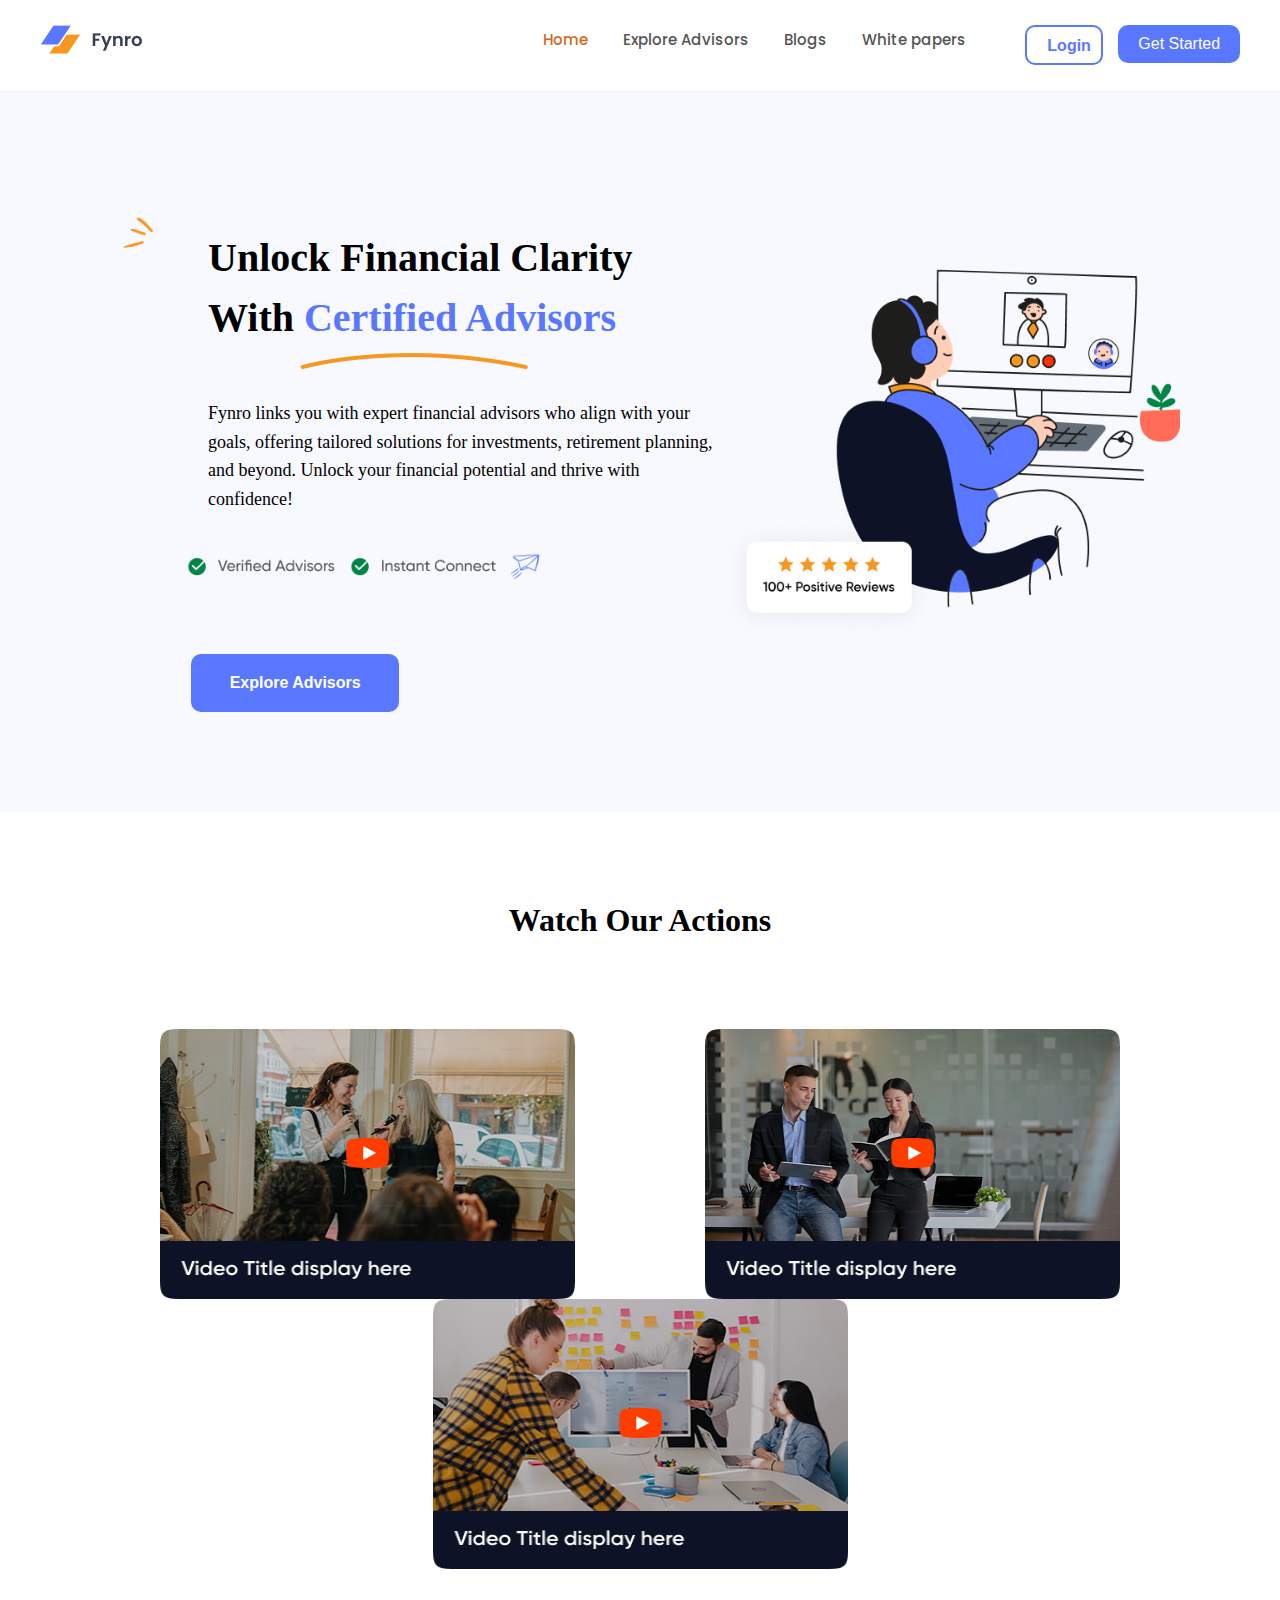
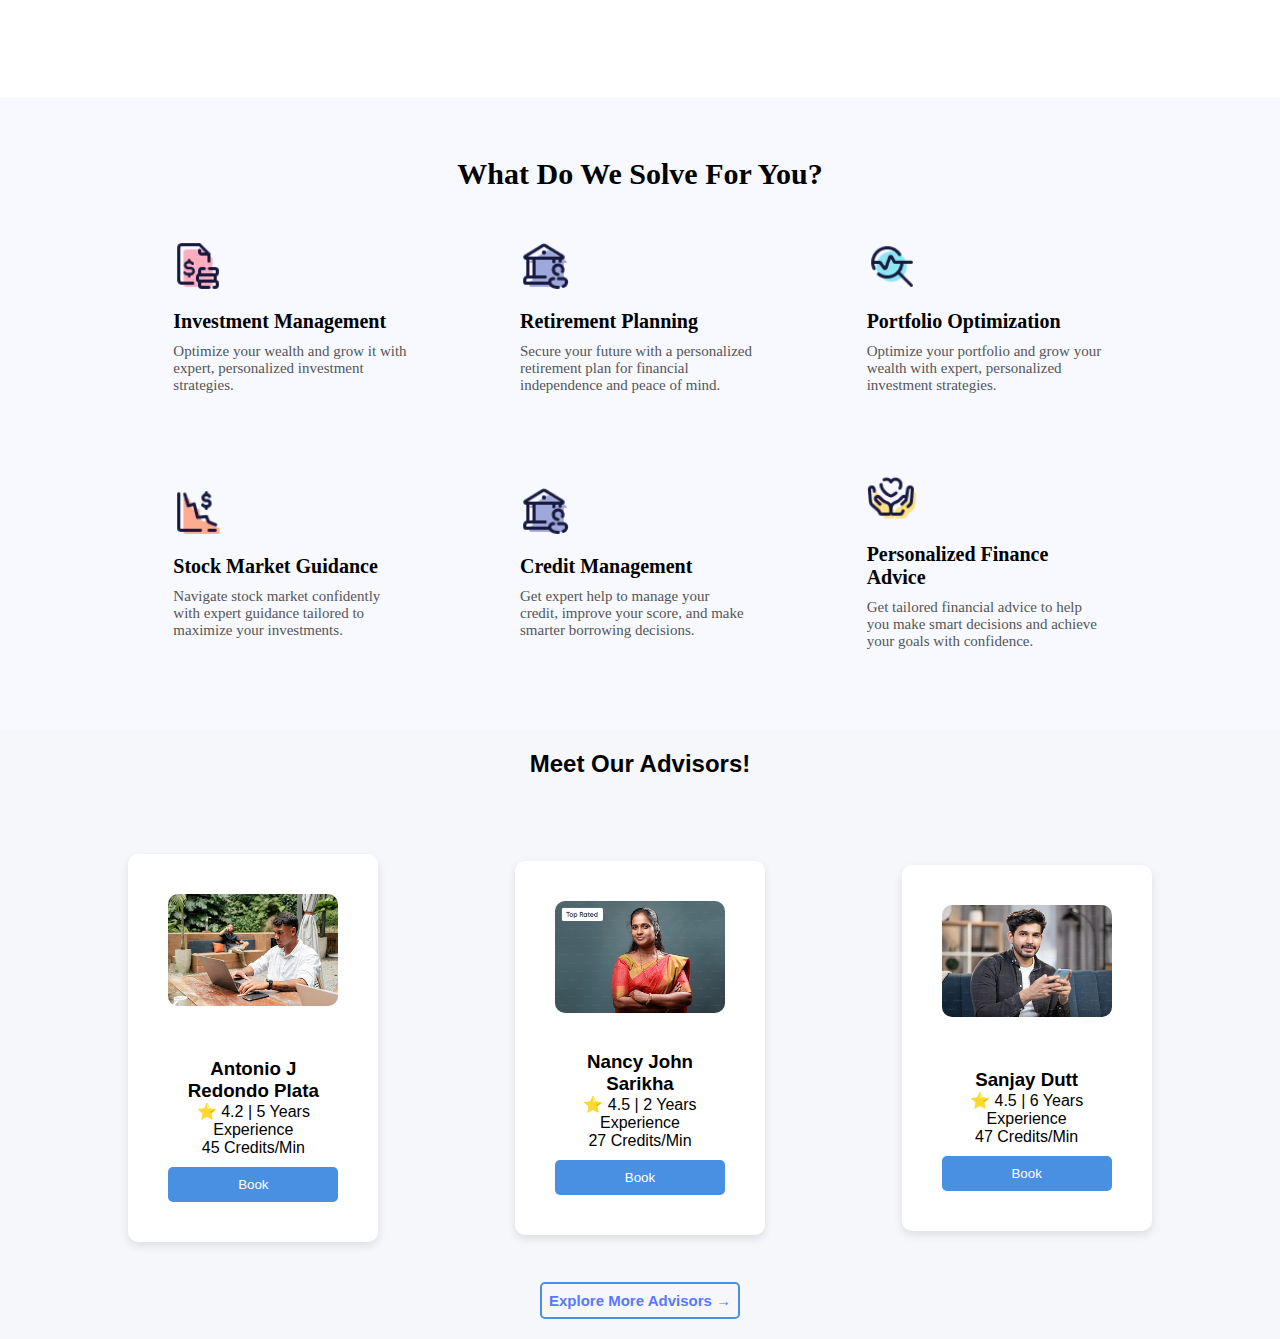
<file: index.html>
<!DOCTYPE html>
<html lang="en">
<head>
    <meta charset="UTF-8">
    <meta name="viewport" content="width=device-width, initial-scale=1.0">
    <link rel="stylesheet" href="ss.css">
    <link rel="icon" href="./image/imag1.png">
    <title>Fynro Devop</title>
</head>
<body>
    <div class="navbar">
        <link href="https://fonts.googleapis.com/css2?family=Poppins:wght@400;600&display=swap" rel="stylesheet">

        <div class="nav-left">
        <img src="./image/imag1.png" class="logo"> 
        <div class="nav-links">
            <span class="Home">Home</span>
            <span>Explore Advisors</span>
            <span>Blogs</span>
            <span>White papers</span>
        </div>
        </div>
        <div class="nav-buttons">
            <button class="login">Login</button>
            <button class="get-started">Get Started</button>
        </div>
    </div>
    <div class="content">
        <div class="text-section">
            <div class="top-image">
                <img src="./image/image3.png" width="35px" height="41px">
            </div>
            <div class="text-container">
                
                Unlock Financial Clarity <br>With <span class="highlight">Certified Advisors</span>
            </div>
            <div class="bottom-image">
                <img src="./image/image4.png"width="228px" height="12px">
            </div>
            <div class="subtext">
                <br>Fynro links you with expert financial advisors who align with your goals, 
                offering tailored solutions for investments, retirement planning, and beyond. 
                Unlock your financial potential and thrive with confidence!
            </div>
            <div class="bottom">
                <br>
                <img src="./image/image5.png" width="358px" height="24px">
                <br>
                <br>
                <br>
                <br>
                <button class="explore-advisors">Explore Advisors</button>
            </div>
        </div>
        <div class="image">
            <img src="./image/image2.png" width="520px" height="425px">
        </div>
    </div>
    <div class="video">
        <h1 class="video watch">Watch Our Actions</h1>
    
        <div class="v-image">
            <img src="./image/video 1.png" width="415px "height="270px">
            <img src="./image/video 2.png" width="415px "height="270px">
            <img src="./image/video 3.png" width="415px "height="270px">
        </div>
    </div>
    <div class="do">
        <center>
        <h1 class="do-txt">What Do We Solve For You?</h1>
        </center>
        <div class="do-container">
            <div class="do-box">
                <img src="./image/invest 1.png" alt="Investment">
                <h3>Investment Management</h3>
                <p>Optimize your wealth and grow it with <br>expert, personalized investment <br>strategies.</p>
            </div>
            <div class="do-box">
                <img src="./image/ret.png" alt="Retirement Planning">
                <h3>Retirement Planning</h3>
                <p>Secure your future with a personalized<br>retirement plan for financial<br>independence and peace of mind.</p>
            </div>
            <div class="do-box">
                <img src="./image/prot.png" alt="Portfolio Optimization">
                <h3>Portfolio Optimization</h3>
                <p>Optimize your portfolio and grow your<br>wealth with expert, personalized<br>investment strategies.</p>
            </div>
            <div class="do-box">
                <img src="./image/sort.png" alt="Stock Market Guidance">
                <h3>Stock Market Guidance</h3>
                <p>Navigate stock market confidently<br>with expert guidance tailored to<br>maximize your investments.</p>
            </div>
            <div class="do-box">
                <img src="./image/ret.png" alt="Credit Management">
                <h3>Credit Management</h3>
                <p>Get expert help to manage your<br>credit, improve your score, and make<br>smarter borrowing decisions.</p>
            </div>
            <div class="do-box">
                <img src="./image/per.png" alt="Personalized Finance Advice">
                <h3>Personalized Finance Advice</h3>
                <p>Get tailored financial advice to help<br>you make smart decisions and achieve<br>your goals with confidence.</p>
            </div>
        </div>
    </div>
    <div class="a">
    <section class="advisors">
        <h2>Meet Our Advisors!</h2>
        <br>
        <br>
        <div class="advisor-container">
            <div class="advisor-card">
                <img src="./image/advisor.png" alt="Advisor 1">
                <span class="badge">Specialized in Financial Planning</span>
                <h3>Antonio J Redondo Plata</h3>
                <p>⭐ 4.2 | 5 Years Experience</p>
                <p>45 Credits/Min</p>
                <button>Book</button>
            </div>
            <div class="advisor-card top-rated">
                <img src="./image/advisorr.png" alt="Advisor 2">
                <span class="badge">Specialized in Credit Advise</span>
                <h3>Nancy John Sarikha</h3>
                <p>⭐ 4.5 | 2 Years Experience</p>
                <p>27 Credits/Min</p>
                <button>Book</button>
            </div>
            <div class="advisor-card">
                <img src="./image/advisorrr.png" alt="Advisor 3">
                <span class="badge">Specialized in Portfolio Management</span>
                <h3>Sanjay Dutt</h3>
                <p>⭐ 4.5 | 6 Years Experience</p>
                <p>47 Credits/Min</p>
                <button>Book</button>
            </div>
        </div>
        <button class="custom-button">Explore More Advisors →</button> 
    </section>
</div>
</body>
</html>
</file>
<file: ss.css>
*
{
    margin: auto;
    
    padding: 0;
    box-sizing: border-box;
}
.html, body {
    overflow-x: hidden; 
    overflow-y: auto;
    width: 100vw; 
    height: 100vh;
    margin: 0;
    padding: 0;
} 

.navbar {
    font-family: "Poppins", sans-serif;
    font-weight: 500;
    font-size: 10px;
    line-height: 22px;
    letter-spacing: 0%;
    text-align: center;
    
    position: fixed;
    top: 0;
    left: 0;
    width: 100vw;
    height: 100vh;
    height: 80px;
    background-color: white;
    display: flex;
    justify-content: space-between;
    align-items: center;
    color: #555555;
    max-width: 1550px;
    margin: auto;
    padding: 10px 10px;
    z-index: 1000;
}

.nav-left
{
    display: flex;
    align-items: center;
    gap: 400px;
}
.logo {
    font-family: "Poppins", sans-serif;
    font-weight: 600;
    font-size: 18px;
    line-height: 16px;
    letter-spacing: 0%;
    text-align: center;
    width: 103px;
    height: 32px;
    display: flex; 
    justify-content: center;
    align-items: center; 
}
.nav-links {
    display: flex;
    gap: 35px;
    font-size: 15px;
    font-weight: 0;
    margin-left: 0;
}
.Home {
    color: chocolate;
}
.nav-buttons {
    display: flex;
    gap: 15px;
    margin-left: auto;
}
.login {
    padding-top: 10px;
    padding-right: 20px;
    padding-bottom: 10px;
    padding-left: 20px;
    gap: 30px;
    font-size: 16px;
    font-weight: bold;
    border-radius: 10px;
    cursor: pointer;
    width: 78px;
    height: 40px;
    top: 20px;
    left: 1075px;
    background-color: transparent;
    color: #5978FF;
    border: 2px solid #5978FF;
    
}
.get-started {
    background-color: #5978FF;
    color: white;
    border: none;
    padding: 10px 20px;
    font-size: 16px;
    border-radius: 10px;
    cursor: pointer;
    gap: 30px;
}
.content {
    display: flex;
    justify-content: center;
    align-items: center;
    width: 100vw;
    height: 100vh;
    height: auto;
    max-width: 100%;
    margin: 90px auto;
    background-color: #F7F9FF;
    padding: 100px;
    border-radius: 0px;
}
.text-section {
    width: 50%;
    text-align: left;
    margin-left: 10%;
}
.text-container {
    font-size: 40px;
    font-weight: bold;
    color: black;
    line-height: 1.5;
    max-width: auto;
}
.highlight {
    font-size: 40px;
    color: #5978FF;
}
.subtext {
    font-size: 18px;
    color: black;
    line-height: 1.6;
    max-width: auto;
}
.image {
    width: 45%;
    display: inline;
    justify-content: flex-start;
}

.image img {
    max-width: 100%;
    height: auto;
    display: block;
    margin-left: auto;
    justify-content: flex-start;
}
.bottom {
    display: flex;
    flex-direction: column;
    align-items: flex-start;
    margin-top: 20px;
    width: 90%;
    margin-left: 10%;
}

.bottom img
{
    max-width: 100%;
    height: auto;
    margin: auto;
    margin-left:-73px;
    
}
.explore-advisors {
    background-color: #5978FF;
    color: white;
    border: none;
    padding: 10px;
    padding-top: 17px;
    padding-right: 36px;
    padding-bottom: 17px;
    padding-left: 36px;
    font-size: 16px;
    font-weight: bold;
    border-radius: 10px;
    cursor: pointer;
    margin-top: 10px; 
    margin: auto;
    width: 208px;
    height: 58px;
    align-items: flex-start;
    margin-left:-68px;
}

.bottom-image {
    display: flex;
    justify-content: center; 
    margin-top: 5px; 
    position: relative;
    left: -50px;
}

.bottom-image img {
    max-width: 100%; 
    height: auto;
    color: #F8971F;
}
.top-image {
    display: flex;
    justify-content: flex-start;
    position: relative;
    transform: rotate(-6.52deg);
    margin-left: -650px;
    top: 23px;

}
.top-image img {
    max-width: 100%;
    height: auto;
}
.video {
    text-align: center;
    margin-top: 100px;
    margin: 5px;
    padding: 0px;
    
}
.video h1 {
    font-size: 32px;
    font-weight: bold;
    color: black;
    align-content: center;
}
.v-image
{
    display: flex;
    justify-content: center;  
    gap: 0px;
    flex-wrap: wrap;         
    margin: 90px;
    position: relative;
    font-size: 0;
}
.v.image img
{
    border-radius: 10px;       
    box-shadow: 0px 4px 8px rgba(0, 0, 0, 0.2);
    transition: transform 0.3s ease-in-out;
    cursor: pointer;
    margin: 0;
    padding: 0;
    display: inline-block;
   
    
}
.do
{
    margin-top: 10%;
    text-align: center;
    background-color: #F7F9FF;
}
.do h1
{
    color: black;
    font-size: 20px;
    font-weight: bold;
}
.do-image
{
    display: flex;
    justify-content: left;  
    gap: 50px;
    flex-wrap: wrap;         
    margin-top: 20px;
}
.do-image img
{
    border-radius: 10px;       
    transition: transform 0.3s ease-in-out;
    cursor: pointer;
    align-items: start;
}
.do {
    text-align: left;
    background-color: #F7F9FF;
    padding: 60px 20px;
}
.do h1 {
    color: black;
    font-size: 30px;
    font-weight: bold;
    margin-bottom: 30px;
}

.do-container {
    display: flex;
    flex-wrap: wrap;
    justify-content: center;
    gap: 40px;
    max-width: 1000px;
    margin: auto;
}

.do-box {
    width: 280px;
    text-align: left;
    padding: 20px;
    border-radius: 10px;
    transition: transform 0.3s ease-in-out;
}

.do-box img {
    width: 50px;
    height: 50px;
    margin-bottom: 15px;
}

.do-box h3 {
    font-size: 20px;
    font-weight: bold;
    margin-bottom: 10px;
}

.do-box p {
    font-size: 15px;
    color: #555;
}
.a {
    font-family: Arial, sans-serif;
    margin: 0;
    padding: 0;
    background: #f5f7fa;
    text-align: center;
}

.advisors {
    padding: 20px;
}

.advisor-container {
    display: flex;
    justify-content: center;
    
    flex-wrap: wrap;
    padding:40px 40px;
}

.advisor-card {
    background: #fff;
    border-radius: 10px;
    padding: 40px 40px;
    width: 250px;
    box-shadow: 0 4px 10px rgba(0, 0, 0, 0.1);
    transition: transform 0.3s ease-in-out;
}


.advisor-card img {
    width: 100%;
    border-radius: 10px;
}

.badge {
    display: inline-block;
    background: white;
    color: #fff;
    padding: 5px 10px;
    border-radius: 5px;
    margin-top: 10px;
    font-size: 12px;
}

.top-rated {
    border: 2px white;
}

button {
    background: #4a90e2;
    color: white;
    border: none;
    padding: 10px;
    margin-top: 10px;
    width: 100%;
    border-radius: 5px;
    cursor: pointer;
}


.custom-button
{ 
        background: transparent;
        color: #5978FF;
        border: 2px solid #4a90e2;
        padding: 8px 7px;
        font-size: 15px;
        font-weight: bold;
        border-radius: 5px;
        cursor: pointer;
        display: flex;
        align-items: center;
        gap: 10px;
        text-transform: capitalize;
        width: fit-content;
        margin: auto;
}
</file>
